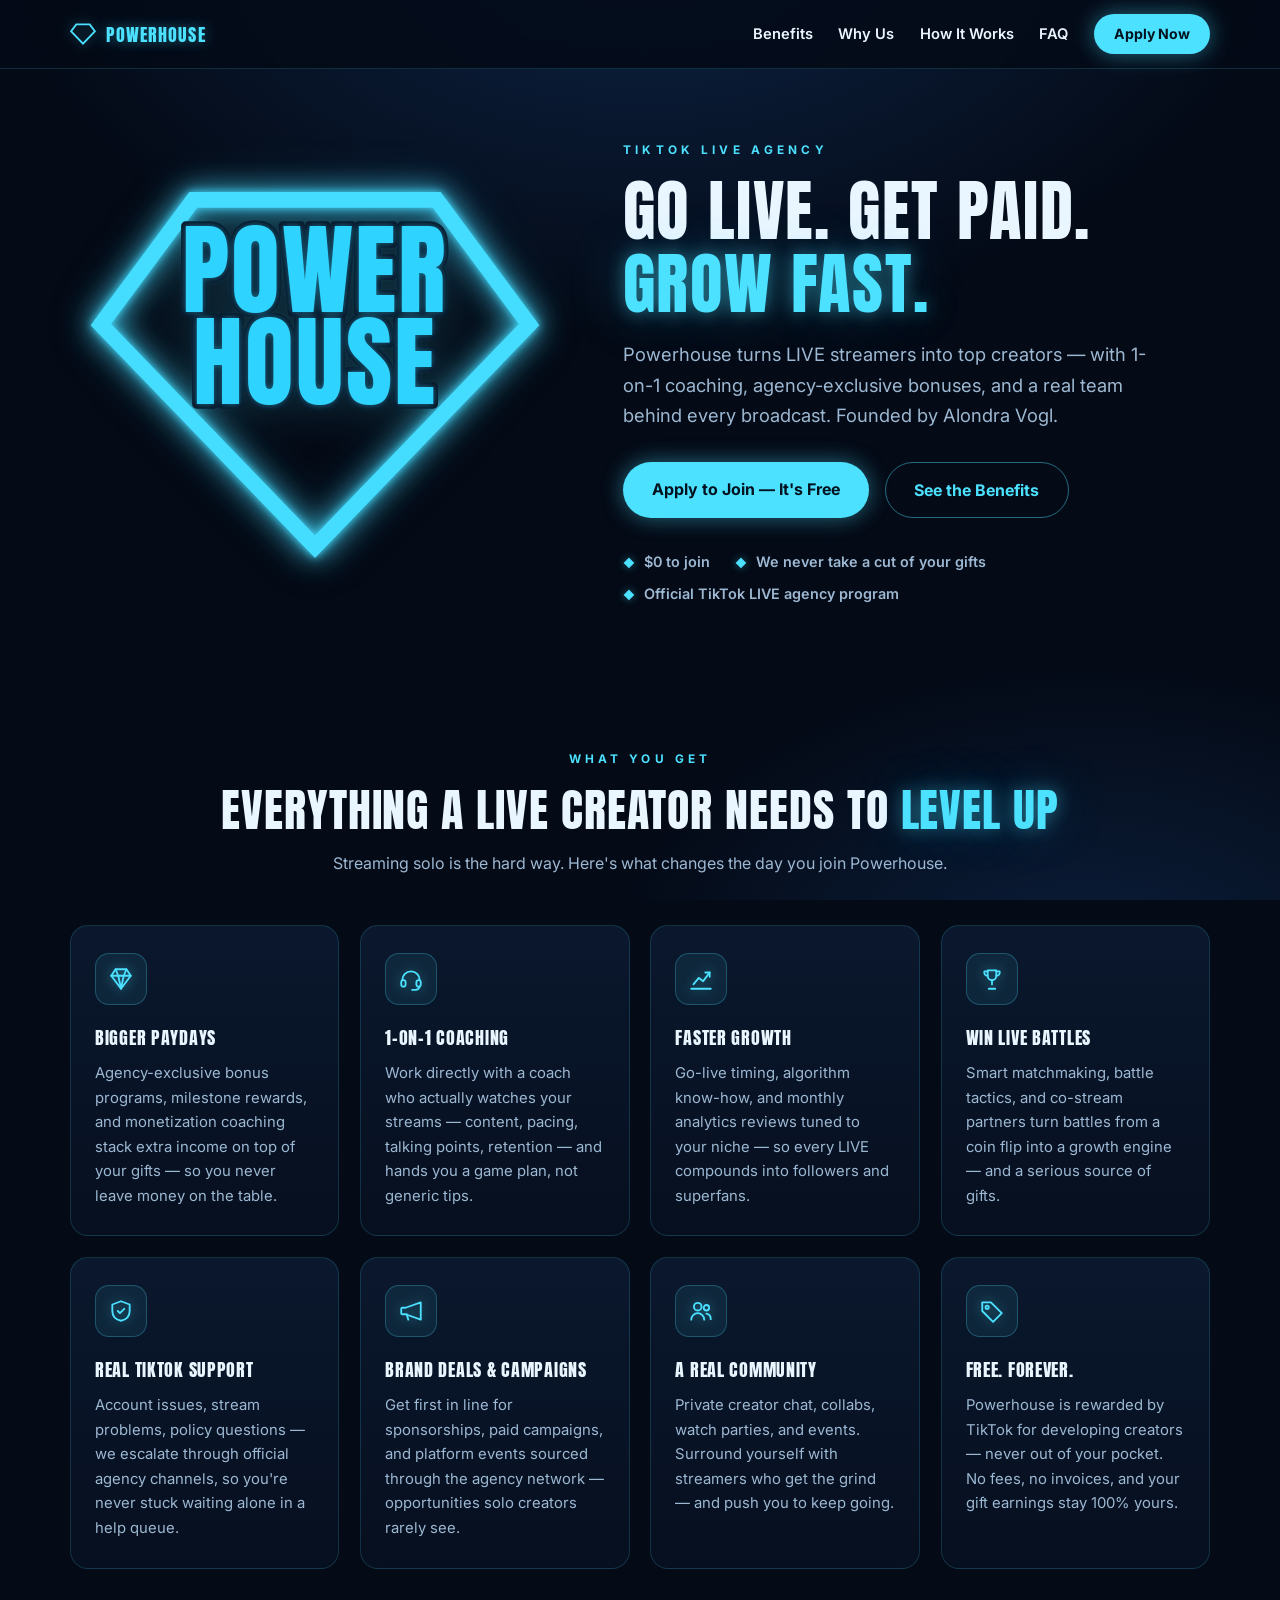
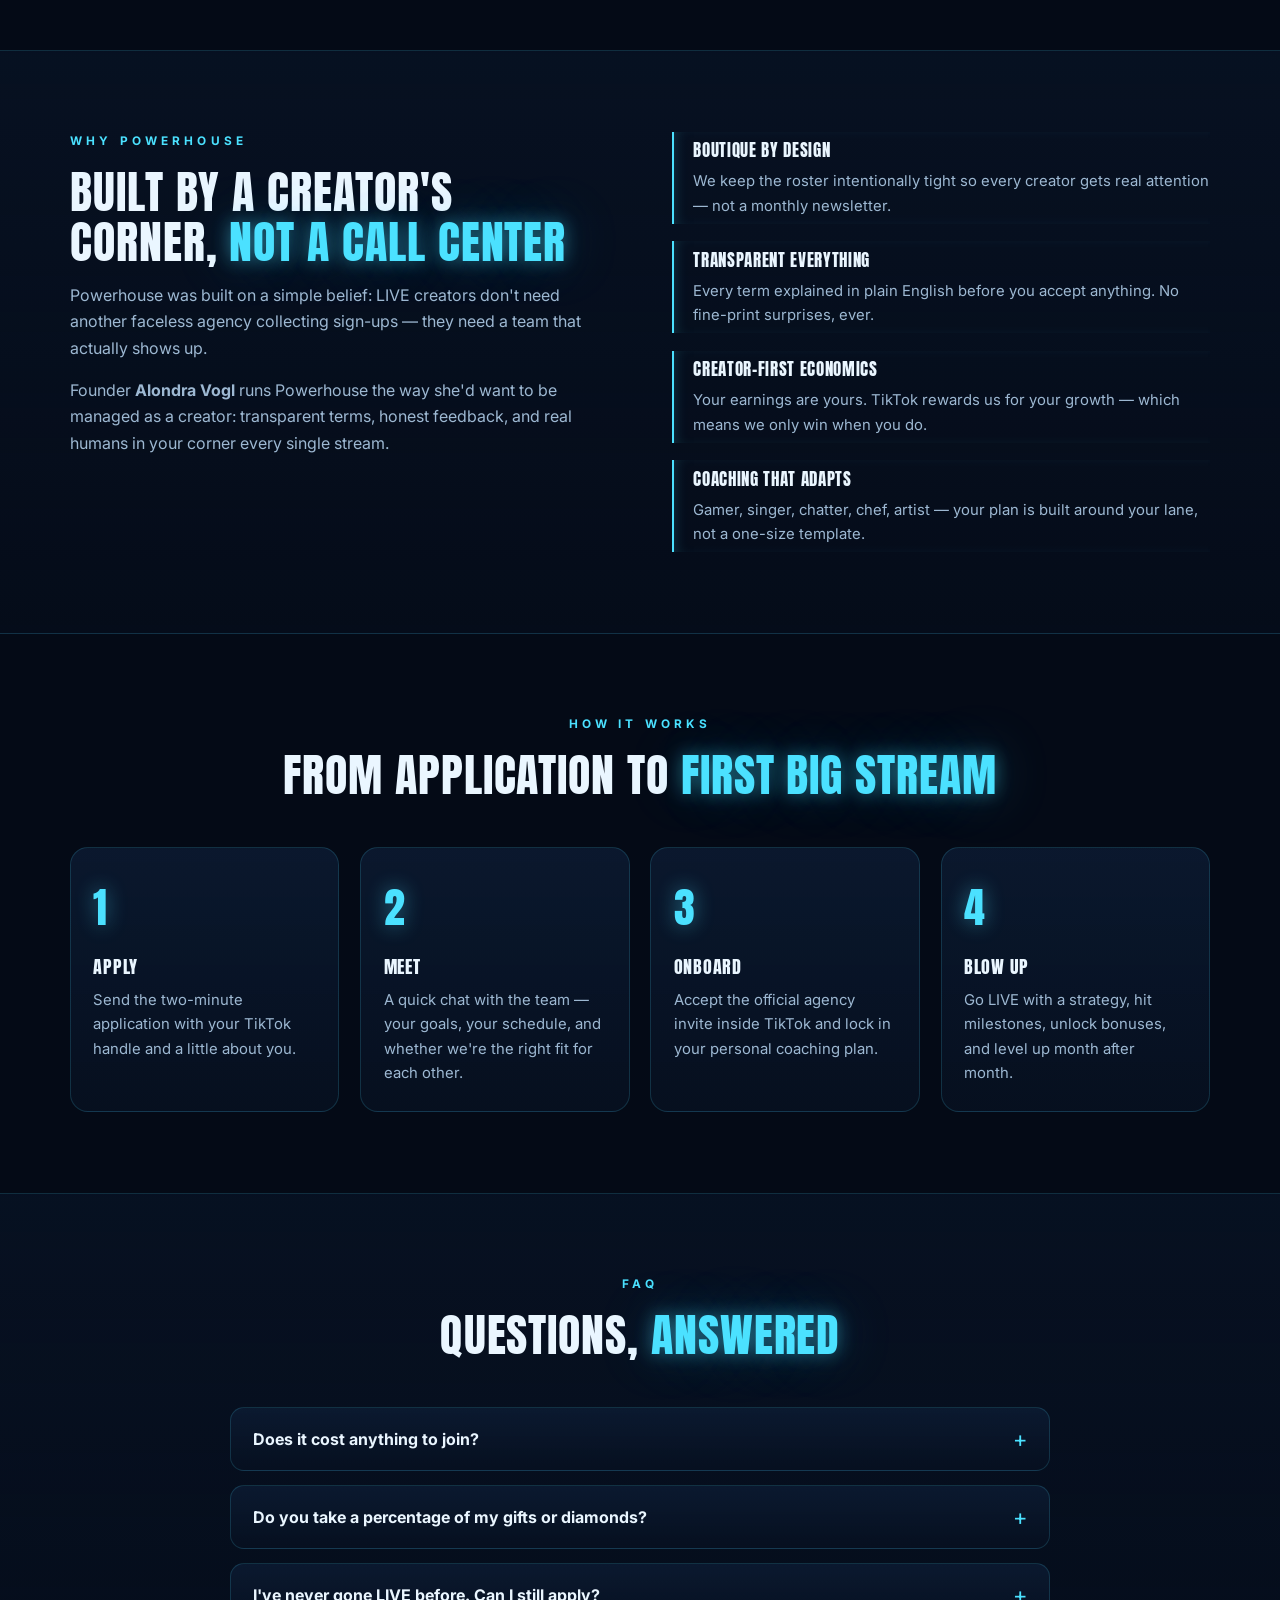
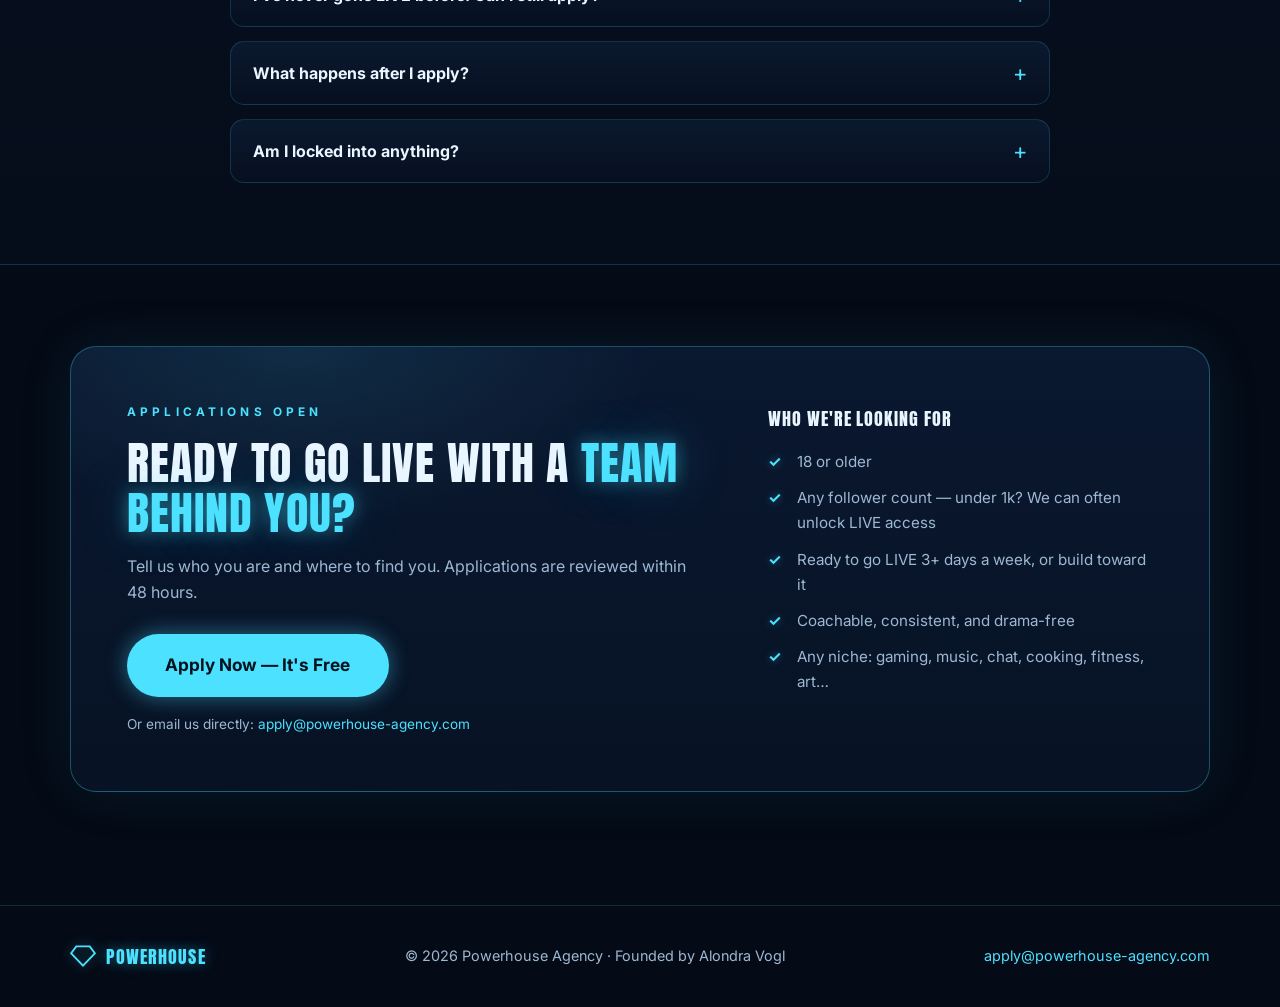
<file: index.html>
<!DOCTYPE html>
<html lang="en">
<head>
  <meta charset="UTF-8">
  <meta name="viewport" content="width=device-width, initial-scale=1.0">
  <title>Powerhouse — TikTok LIVE Agency | Apply to Join</title>
  <meta name="description" content="Powerhouse is a TikTok LIVE agency for creators who want to grow: 1-on-1 coaching, exclusive bonuses, battle strategy, brand deals, and real human support. Free to join. Founded by Alondra Vogl.">
  <meta name="theme-color" content="#040a16">
  <meta property="og:title" content="Powerhouse — TikTok LIVE Agency">
  <meta property="og:description" content="Go LIVE with a team behind you. Coaching, exclusive bonuses, battle strategy, and real support — free to join.">
  <meta property="og:type" content="website">
  <meta property="og:url" content="https://powerhouse-agency.com">
  <link rel="icon" type="image/svg+xml" href="favicon.svg">
  <link rel="preconnect" href="https://fonts.googleapis.com">
  <link rel="preconnect" href="https://fonts.gstatic.com" crossorigin>
  <link href="https://fonts.googleapis.com/css2?family=Anton&family=Inter:wght@400;600;700&display=swap" rel="stylesheet">
  <link rel="stylesheet" href="styles.css">
</head>
<body>

<header class="site-header">
  <nav class="nav container" aria-label="Main">
    <a class="brand" href="#top" aria-label="Powerhouse home">
      <svg class="brand-mark" viewBox="0 0 900 740" aria-hidden="true">
        <polygon points="217,38 683,38 860,277 450,702 40,277" fill="none" stroke="currentColor" stroke-width="64" stroke-linejoin="miter"/>
      </svg>
      <span class="brand-name">Powerhouse</span>
    </a>
    <button class="nav-toggle" aria-label="Toggle menu" aria-expanded="false">
      <span></span><span></span><span></span>
    </button>
    <div class="nav-links">
      <a href="#benefits">Benefits</a>
      <a href="#why">Why Us</a>
      <a href="#how">How It Works</a>
      <a href="#faq">FAQ</a>
      <a href="#apply" class="btn btn-primary btn-sm">Apply Now</a>
    </div>
  </nav>
</header>

<main id="top">

  <!-- ============ HERO ============ -->
  <section class="hero">
    <div class="container hero-inner">
      <div class="hero-logo spin-in">
        <svg viewBox="0 0 900 740" role="img" aria-label="Powerhouse logo — POWER HOUSE inside a five-sided neon diamond">
          <defs>
            <filter id="neonGlow" x="-25%" y="-25%" width="150%" height="150%">
              <feGaussianBlur stdDeviation="7" result="blur"/>
              <feComponentTransfer in="blur" result="dimBlur">
                <feFuncA type="linear" slope="0.5"/>
              </feComponentTransfer>
              <feMerge>
                <feMergeNode in="dimBlur"/>
                <feMergeNode in="SourceGraphic"/>
              </feMerge>
            </filter>
            <filter id="frameCore" x="-30%" y="-30%" width="160%" height="160%">
              <feGaussianBlur stdDeviation="8" result="tight"/>
              <feMerge>
                <feMergeNode in="tight"/>
                <feMergeNode in="SourceGraphic"/>
              </feMerge>
            </filter>
            <filter id="frameHalo" x="-45%" y="-45%" width="190%" height="190%">
              <feGaussianBlur stdDeviation="26"/>
            </filter>
          </defs>
          <g class="frame-halo" filter="url(#frameHalo)">
            <polygon points="217,38 683,38 860,277 450,702 40,277" fill="none" stroke="#45ddff" stroke-width="30" stroke-linejoin="miter"/>
          </g>
          <g filter="url(#frameCore)">
            <polygon points="217,38 683,38 860,277 450,702 40,277" fill="none" stroke="#45ddff" stroke-width="30" stroke-linejoin="miter"/>
          </g>
          <text x="450" y="252" text-anchor="middle" font-family="Anton, 'Arial Black', sans-serif" font-size="192" letter-spacing="4" fill="#081628" stroke="#081628" stroke-width="18" stroke-linejoin="round">POWER</text>
          <text x="450" y="428" text-anchor="middle" font-family="Anton, 'Arial Black', sans-serif" font-size="192" letter-spacing="4" fill="#081628" stroke="#081628" stroke-width="18" stroke-linejoin="round">HOUSE</text>
          <g filter="url(#neonGlow)">
            <text x="450" y="252" text-anchor="middle" font-family="Anton, 'Arial Black', sans-serif" font-size="192" letter-spacing="4" fill="#2fd4ff">POWER</text>
            <text x="450" y="428" text-anchor="middle" font-family="Anton, 'Arial Black', sans-serif" font-size="192" letter-spacing="4" fill="#2fd4ff">HOUSE</text>
          </g>
        </svg>
      </div>
      <div class="hero-copy reveal">
        <p class="eyebrow">TikTok LIVE Agency</p>
        <h1 class="display">Go LIVE. Get paid.<br><span class="neon">Grow fast.</span></h1>
        <p class="lead">Powerhouse turns LIVE streamers into top creators — with 1-on-1 coaching, agency-exclusive bonuses, and a real team behind every broadcast. Founded by Alondra Vogl.</p>
        <div class="cta-row">
          <a class="btn btn-primary" href="#apply">Apply to Join — It's Free</a>
          <a class="btn btn-ghost" href="#benefits">See the Benefits</a>
        </div>
        <ul class="trust-row" aria-label="Highlights">
          <li>$0 to join</li>
          <li>We never take a cut of your gifts</li>
          <li>Official TikTok LIVE agency program</li>
        </ul>
      </div>
    </div>
  </section>

  <!-- ============ BENEFITS ============ -->
  <section id="benefits" class="section">
    <div class="container">
      <div class="section-head reveal">
        <p class="eyebrow">What you get</p>
        <h2 class="display">Everything a LIVE creator needs to <span class="neon">level up</span></h2>
        <p class="sub">Streaming solo is the hard way. Here's what changes the day you join Powerhouse.</p>
      </div>
      <div class="grid benefits-grid">

        <article class="card reveal">
          <div class="card-icon" aria-hidden="true">
            <svg viewBox="0 0 24 24"><path d="M7 3h10l4 6-9 12L3 9z"/><path d="M3 9h18M9.5 9 12 21M14.5 9 12 21M7 3l2.5 6M17 3l-2.5 6"/></svg>
          </div>
          <h3>Bigger paydays</h3>
          <p>Agency-exclusive bonus programs, milestone rewards, and monetization coaching stack extra income on top of your gifts — so you never leave money on the table.</p>
        </article>

        <article class="card reveal">
          <div class="card-icon" aria-hidden="true">
            <svg viewBox="0 0 24 24"><path d="M4 13a8 8 0 0 1 16 0"/><rect x="3" y="13" width="4" height="6" rx="2"/><rect x="17" y="13" width="4" height="6" rx="2"/><path d="M20 19a4 4 0 0 1-4 3h-3"/></svg>
          </div>
          <h3>1-on-1 coaching</h3>
          <p>Work directly with a coach who actually watches your streams — content, pacing, talking points, retention — and hands you a game plan, not generic tips.</p>
        </article>

        <article class="card reveal">
          <div class="card-icon" aria-hidden="true">
            <svg viewBox="0 0 24 24"><path d="M3 21h18"/><path d="M5 17l5-6 4 3 6-8"/><path d="M16 6h4v4"/></svg>
          </div>
          <h3>Faster growth</h3>
          <p>Go-live timing, algorithm know-how, and monthly analytics reviews tuned to your niche — so every LIVE compounds into followers and superfans.</p>
        </article>

        <article class="card reveal">
          <div class="card-icon" aria-hidden="true">
            <svg viewBox="0 0 24 24"><path d="M8 4h8v5a4 4 0 0 1-8 0z"/><path d="M8 5H5a3 3 0 0 0 3 4M16 5h3a3 3 0 0 1-3 4"/><path d="M12 13v4M9 21h6"/></svg>
          </div>
          <h3>Win LIVE battles</h3>
          <p>Smart matchmaking, battle tactics, and co-stream partners turn battles from a coin flip into a growth engine — and a serious source of gifts.</p>
        </article>

        <article class="card reveal">
          <div class="card-icon" aria-hidden="true">
            <svg viewBox="0 0 24 24"><path d="M12 3l8 3v6c0 5-3.5 8-8 9-4.5-1-8-4-8-9V6z"/><path d="M9 12l2 2 4-4"/></svg>
          </div>
          <h3>Real TikTok support</h3>
          <p>Account issues, stream problems, policy questions — we escalate through official agency channels, so you're never stuck waiting alone in a help queue.</p>
        </article>

        <article class="card reveal">
          <div class="card-icon" aria-hidden="true">
            <svg viewBox="0 0 24 24"><path d="M21 4 7 9H4a1 1 0 0 0-1 1v4a1 1 0 0 0 1 1h3l14 5z"/><path d="M8 15l1.5 5"/></svg>
          </div>
          <h3>Brand deals &amp; campaigns</h3>
          <p>Get first in line for sponsorships, paid campaigns, and platform events sourced through the agency network — opportunities solo creators rarely see.</p>
        </article>

        <article class="card reveal">
          <div class="card-icon" aria-hidden="true">
            <svg viewBox="0 0 24 24"><circle cx="9" cy="8" r="3.5"/><path d="M3 20c0-3.3 2.7-6 6-6s6 2.7 6 6"/><circle cx="17" cy="9" r="2.5"/><path d="M17 14.5c2.5.4 4 2.4 4 5"/></svg>
          </div>
          <h3>A real community</h3>
          <p>Private creator chat, collabs, watch parties, and events. Surround yourself with streamers who get the grind — and push you to keep going.</p>
        </article>

        <article class="card reveal">
          <div class="card-icon" aria-hidden="true">
            <svg viewBox="0 0 24 24"><path d="M3 12V4h8l10 10-8 8z"/><circle cx="7.5" cy="8.5" r="1.5"/></svg>
          </div>
          <h3>Free. Forever.</h3>
          <p>Powerhouse is rewarded by TikTok for developing creators — never out of your pocket. No fees, no invoices, and your gift earnings stay 100% yours.</p>
        </article>

      </div>
    </div>
  </section>

  <!-- ============ WHY POWERHOUSE ============ -->
  <section id="why" class="section section-alt">
    <div class="container why-grid">
      <div class="reveal">
        <p class="eyebrow">Why Powerhouse</p>
        <h2 class="display">Built by a creator's corner, <span class="neon">not a call center</span></h2>
        <p class="sub">Powerhouse was built on a simple belief: LIVE creators don't need another faceless agency collecting sign-ups — they need a team that actually shows up.</p>
        <p class="sub">Founder <strong>Alondra Vogl</strong> runs Powerhouse the way she'd want to be managed as a creator: transparent terms, honest feedback, and real humans in your corner every single stream.</p>
      </div>
      <ul class="why-list reveal">
        <li>
          <h3>Boutique by design</h3>
          <p>We keep the roster intentionally tight so every creator gets real attention — not a monthly newsletter.</p>
        </li>
        <li>
          <h3>Transparent everything</h3>
          <p>Every term explained in plain English before you accept anything. No fine-print surprises, ever.</p>
        </li>
        <li>
          <h3>Creator-first economics</h3>
          <p>Your earnings are yours. TikTok rewards us for your growth — which means we only win when you do.</p>
        </li>
        <li>
          <h3>Coaching that adapts</h3>
          <p>Gamer, singer, chatter, chef, artist — your plan is built around your lane, not a one-size template.</p>
        </li>
      </ul>
    </div>
  </section>

  <!-- ============ HOW IT WORKS ============ -->
  <section id="how" class="section">
    <div class="container">
      <div class="section-head reveal">
        <p class="eyebrow">How it works</p>
        <h2 class="display">From application to <span class="neon">first big stream</span></h2>
      </div>
      <ol class="steps">
        <li class="step reveal">
          <span class="step-num">1</span>
          <h3>Apply</h3>
          <p>Send the two-minute application with your TikTok handle and a little about you.</p>
        </li>
        <li class="step reveal">
          <span class="step-num">2</span>
          <h3>Meet</h3>
          <p>A quick chat with the team — your goals, your schedule, and whether we're the right fit for each other.</p>
        </li>
        <li class="step reveal">
          <span class="step-num">3</span>
          <h3>Onboard</h3>
          <p>Accept the official agency invite inside TikTok and lock in your personal coaching plan.</p>
        </li>
        <li class="step reveal">
          <span class="step-num">4</span>
          <h3>Blow up</h3>
          <p>Go LIVE with a strategy, hit milestones, unlock bonuses, and level up month after month.</p>
        </li>
      </ol>
    </div>
  </section>

  <!-- ============ FAQ ============ -->
  <section id="faq" class="section section-alt">
    <div class="container container-narrow">
      <div class="section-head reveal">
        <p class="eyebrow">FAQ</p>
        <h2 class="display">Questions, <span class="neon">answered</span></h2>
      </div>
      <div class="faq-list reveal">
        <details>
          <summary>Does it cost anything to join?</summary>
          <p>No. TikTok pays agencies for finding and developing LIVE talent. We will never invoice you, charge a fee, or touch your earnings.</p>
        </details>
        <details>
          <summary>Do you take a percentage of my gifts or diamonds?</summary>
          <p>No — your gift earnings stay yours. TikTok rewards Powerhouse separately based on how much our creators grow, which keeps our incentives exactly aligned with yours.</p>
        </details>
        <details>
          <summary>I've never gone LIVE before. Can I still apply?</summary>
          <p>Yes. We develop talent at every level — and if you're under 1,000 followers, we can often unlock LIVE access for promising applicants through the agency program.</p>
        </details>
        <details>
          <summary>What happens after I apply?</summary>
          <p>We review every application and reply within about 48 hours. If it looks like a fit, we'll set up a quick call, then send your official agency invitation inside TikTok.</p>
        </details>
        <details>
          <summary>Am I locked into anything?</summary>
          <p>You join through TikTok's official LIVE agency system, and we walk you through every term in plain English before you accept. Nothing is signed blind — no surprises.</p>
        </details>
      </div>
    </div>
  </section>

  <!-- ============ APPLY ============ -->
  <section id="apply" class="section">
    <div class="container">
      <div class="apply-panel reveal">
        <div class="apply-copy">
          <p class="eyebrow">Applications open</p>
          <h2 class="display">Ready to go LIVE with a <span class="neon">team behind you?</span></h2>
          <p class="sub">Tell us who you are and where to find you. Applications are reviewed within 48 hours.</p>
          <a class="btn btn-primary btn-lg" href="mailto:apply@powerhouse-agency.com?subject=Powerhouse%20Creator%20Application&body=TikTok%20handle%3A%20%0AFollower%20count%3A%20%0AYour%20niche%20(gaming%2C%20music%2C%20chat%2C%20etc.)%3A%20%0ADays%20per%20week%20you%20can%20go%20LIVE%3A%20%0ATell%20us%20about%20you%3A%20">Apply Now — It's Free</a>
          <p class="fine-print">Or email us directly: <a href="mailto:apply@powerhouse-agency.com">apply@powerhouse-agency.com</a></p>
        </div>
        <div class="apply-fit">
          <h3>Who we're looking for</h3>
          <ul class="checklist">
            <li>18 or older</li>
            <li>Any follower count — under 1k? We can often unlock LIVE access</li>
            <li>Ready to go LIVE 3+ days a week, or build toward it</li>
            <li>Coachable, consistent, and drama-free</li>
            <li>Any niche: gaming, music, chat, cooking, fitness, art…</li>
          </ul>
        </div>
      </div>
    </div>
  </section>

</main>

<footer class="site-footer">
  <div class="container footer-inner">
    <a class="brand" href="#top" aria-label="Back to top">
      <svg class="brand-mark" viewBox="0 0 900 740" aria-hidden="true">
        <polygon points="217,38 683,38 860,277 450,702 40,277" fill="none" stroke="currentColor" stroke-width="64" stroke-linejoin="miter"/>
      </svg>
      <span class="brand-name">Powerhouse</span>
    </a>
    <p>© <span id="year">2026</span> Powerhouse Agency · Founded by Alondra Vogl</p>
    <p><a href="mailto:apply@powerhouse-agency.com">apply@powerhouse-agency.com</a></p>
  </div>
</footer>

<script>
  // Reveal-on-scroll
  const io = new IntersectionObserver((entries) => {
    entries.forEach((e) => {
      if (e.isIntersecting) { e.target.classList.add('in'); io.unobserve(e.target); }
    });
  }, { threshold: 0.12 });
  document.querySelectorAll('.reveal').forEach((el) => io.observe(el));

  // Mobile nav
  const toggle = document.querySelector('.nav-toggle');
  const links = document.querySelector('.nav-links');
  toggle.addEventListener('click', () => {
    const open = links.classList.toggle('open');
    toggle.setAttribute('aria-expanded', open);
  });
  links.querySelectorAll('a').forEach((a) => a.addEventListener('click', () => {
    links.classList.remove('open');
    toggle.setAttribute('aria-expanded', 'false');
  }));

  // Year
  document.getElementById('year').textContent = new Date().getFullYear();
</script>

</body>
</html>
</file>
<file: styles.css>
/* ============ Powerhouse — neon diamond theme ============ */

:root {
  --bg: #040a16;
  --bg-2: #081427;
  --panel: rgba(13, 30, 55, 0.72);
  --panel-solid: #0a1830;
  --ink: #eaf6ff;
  --muted: #9db8d2;
  --neon: #4be1ff;
  --neon-bright: #7deaff;
  --neon-soft: rgba(75, 225, 255, 0.45);
  --neon-faint: rgba(75, 225, 255, 0.16);
  --radius: 18px;
  color-scheme: dark;
}

* { box-sizing: border-box; margin: 0; padding: 0; }

html { scroll-behavior: smooth; overflow-x: clip; }
body { overflow-x: clip; }

body {
  font-family: "Inter", system-ui, -apple-system, sans-serif;
  background-color: var(--bg);
  background-image:
    radial-gradient(1100px 700px at 50% -10%, #0d2547 0%, rgba(13, 37, 71, 0) 60%),
    radial-gradient(900px 600px at 85% 110%, rgba(13, 37, 71, 0.8) 0%, rgba(13, 37, 71, 0) 55%);
  background-attachment: fixed;
  color: var(--ink);
  line-height: 1.65;
  -webkit-font-smoothing: antialiased;
}

img, svg { display: block; max-width: 100%; }

a { color: var(--neon); text-decoration: none; }
a:hover { color: var(--neon-bright); }

:focus-visible { outline: 2px solid var(--neon); outline-offset: 3px; border-radius: 4px; }

.container { width: min(1140px, 92%); margin-inline: auto; }
.container-narrow { width: min(820px, 92%); }

section { scroll-margin-top: 96px; }

/* ---------- Type ---------- */

.display {
  font-family: "Anton", "Arial Black", sans-serif;
  font-weight: 400;
  text-transform: uppercase;
  letter-spacing: 0.02em;
  line-height: 1.08;
}

h1.display { font-size: clamp(2.5rem, 6vw, 4.2rem); }
h2.display { font-size: clamp(1.9rem, 4vw, 2.9rem); }

.neon {
  color: var(--neon);
  text-shadow: 0 0 18px var(--neon-soft), 0 0 56px rgba(75, 225, 255, 0.25);
}

.eyebrow {
  color: var(--neon);
  font-size: 0.74rem;
  font-weight: 700;
  letter-spacing: 0.35em;
  text-transform: uppercase;
  margin-bottom: 0.9rem;
}

.lead { font-size: 1.15rem; color: var(--muted); margin-top: 1.2rem; max-width: 34rem; }
.sub { color: var(--muted); margin-top: 1rem; max-width: 40rem; }

/* ---------- Header / nav ---------- */

.site-header {
  position: sticky;
  top: 0;
  z-index: 50;
  background: rgba(4, 10, 22, 0.82);
  backdrop-filter: blur(14px);
  -webkit-backdrop-filter: blur(14px);
  border-bottom: 1px solid var(--neon-faint);
}

.nav {
  display: flex;
  align-items: center;
  justify-content: space-between;
  gap: 1rem;
  padding-block: 0.85rem;
}

.brand {
  display: flex;
  align-items: center;
  gap: 0.6rem;
  color: var(--neon);
}

.brand-mark {
  width: 26px;
  height: 26px;
  filter: drop-shadow(0 0 6px var(--neon-soft));
}

.brand-name {
  font-family: "Anton", "Arial Black", sans-serif;
  text-transform: uppercase;
  letter-spacing: 0.06em;
  font-size: 1.15rem;
  text-shadow: 0 0 14px var(--neon-soft);
}

.nav-links { display: flex; align-items: center; gap: 1.6rem; }

.nav-links > a:not(.btn) {
  color: var(--ink);
  font-weight: 600;
  font-size: 0.92rem;
}
.nav-links > a:not(.btn):hover { color: var(--neon); }

.nav-toggle { display: none; }

/* ---------- Buttons ---------- */

.btn {
  display: inline-block;
  border-radius: 999px;
  font-weight: 700;
  padding: 0.85rem 1.8rem;
  transition: transform 0.15s ease, box-shadow 0.15s ease, background 0.15s ease;
}

.btn-primary {
  background: var(--neon);
  color: #02131f;
  box-shadow: 0 0 22px var(--neon-soft);
}
.btn-primary:hover {
  background: var(--neon-bright);
  color: #02131f;
  transform: translateY(-2px);
  box-shadow: 0 0 34px var(--neon-soft);
}

.btn-ghost {
  border: 1px solid rgba(75, 225, 255, 0.45);
  color: var(--neon);
}
.btn-ghost:hover { border-color: var(--neon); box-shadow: 0 0 18px var(--neon-faint); }

.btn-sm { padding: 0.55rem 1.25rem; font-size: 0.88rem; }
.btn-lg { padding: 1.05rem 2.4rem; font-size: 1.08rem; }

/* ---------- Hero ---------- */

.hero { padding: clamp(3rem, 8vh, 6rem) 0 4rem; }

.hero-inner {
  display: grid;
  grid-template-columns: minmax(0, 5fr) minmax(0, 6fr);
  align-items: center;
  gap: clamp(2rem, 5vw, 4.5rem);
}

.hero-logo svg {
  width: min(470px, 100%);
  margin-inline: auto;
  overflow: visible;
  filter: drop-shadow(0 0 22px rgba(75, 225, 255, 0.16));
}

.frame-halo {
  animation: halo-pulse 2.6s ease-in-out infinite;
}

@keyframes halo-pulse {
  0%, 100% { opacity: 0.3; }
  50% { opacity: 1; }
}

.spin-in {
  animation: spin-enter 1.5s cubic-bezier(0.23, 1, 0.32, 1) 0.1s both;
}

@keyframes spin-enter {
  from { transform: translateX(-110vw) rotate(-720deg); }
  to { transform: none; }
}

.cta-row { display: flex; flex-wrap: wrap; gap: 1rem; margin-top: 2rem; }

.trust-row {
  display: flex;
  flex-wrap: wrap;
  gap: 0.5rem 1.6rem;
  list-style: none;
  margin-top: 2rem;
  color: var(--muted);
  font-size: 0.9rem;
  font-weight: 600;
}

.trust-row li::before {
  content: "◆";
  color: var(--neon);
  margin-right: 0.55rem;
  font-size: 0.7rem;
  text-shadow: 0 0 8px var(--neon-soft);
}

/* ---------- Sections ---------- */

.section { padding: clamp(3.5rem, 9vh, 6.5rem) 0; }

.section-alt {
  background: linear-gradient(180deg, rgba(8, 20, 39, 0.65), rgba(8, 20, 39, 0.2));
  border-block: 1px solid var(--neon-faint);
}

.section-head { text-align: center; margin-bottom: 3rem; }
.section-head .sub { margin-inline: auto; }

/* ---------- Benefits grid ---------- */

.grid { display: grid; gap: 1.3rem; }

.benefits-grid { grid-template-columns: repeat(4, 1fr); }

.card {
  background: linear-gradient(180deg, var(--panel), rgba(7, 16, 32, 0.9));
  border: 1px solid rgba(75, 225, 255, 0.16);
  border-radius: var(--radius);
  padding: 1.7rem 1.5rem;
  transition: transform 0.2s ease, border-color 0.2s ease, box-shadow 0.2s ease;
}

.card:hover {
  transform: translateY(-4px);
  border-color: rgba(75, 225, 255, 0.5);
  box-shadow: 0 0 30px rgba(75, 225, 255, 0.12);
}

.card-icon {
  width: 52px;
  height: 52px;
  display: grid;
  place-items: center;
  border-radius: 14px;
  background: rgba(75, 225, 255, 0.08);
  border: 1px solid rgba(75, 225, 255, 0.25);
  margin-bottom: 1.1rem;
}

.card-icon svg {
  width: 26px;
  height: 26px;
  fill: none;
  stroke: var(--neon);
  stroke-width: 1.7;
  stroke-linecap: round;
  stroke-linejoin: round;
  filter: drop-shadow(0 0 6px var(--neon-soft));
}

.card h3 {
  font-family: "Anton", "Arial Black", sans-serif;
  font-weight: 400;
  text-transform: uppercase;
  letter-spacing: 0.04em;
  font-size: 1.12rem;
  margin-bottom: 0.55rem;
}

.card p { color: var(--muted); font-size: 0.93rem; }

/* ---------- Why ---------- */

.why-grid {
  display: grid;
  grid-template-columns: minmax(0, 1fr) minmax(0, 1fr);
  gap: clamp(2rem, 5vw, 4rem);
  align-items: start;
}

.why-list { list-style: none; display: grid; gap: 1.1rem; }

.why-list li {
  border-left: 2px solid var(--neon);
  padding: 0.35rem 0 0.35rem 1.2rem;
  box-shadow: inset 8px 0 18px -14px var(--neon-soft);
}

.why-list h3 {
  font-family: "Anton", "Arial Black", sans-serif;
  font-weight: 400;
  text-transform: uppercase;
  letter-spacing: 0.04em;
  font-size: 1.05rem;
}

.why-list p { color: var(--muted); font-size: 0.93rem; margin-top: 0.25rem; }

/* ---------- Steps ---------- */

.steps {
  list-style: none;
  display: grid;
  grid-template-columns: repeat(4, 1fr);
  gap: 1.3rem;
  counter-reset: step;
}

.step {
  background: linear-gradient(180deg, var(--panel), rgba(7, 16, 32, 0.9));
  border: 1px solid rgba(75, 225, 255, 0.16);
  border-radius: var(--radius);
  padding: 1.6rem 1.4rem;
}

.step-num {
  font-family: "Anton", "Arial Black", sans-serif;
  font-size: 2.6rem;
  color: var(--neon);
  text-shadow: 0 0 20px var(--neon-soft);
  display: block;
  margin-bottom: 0.6rem;
}

.step h3 {
  font-family: "Anton", "Arial Black", sans-serif;
  font-weight: 400;
  text-transform: uppercase;
  letter-spacing: 0.04em;
  font-size: 1.1rem;
  margin-bottom: 0.4rem;
}

.step p { color: var(--muted); font-size: 0.93rem; }

/* ---------- FAQ ---------- */

.faq-list { display: grid; gap: 0.9rem; }

.faq-list details {
  background: linear-gradient(180deg, var(--panel), rgba(7, 16, 32, 0.9));
  border: 1px solid rgba(75, 225, 255, 0.16);
  border-radius: 14px;
  padding: 1.1rem 1.4rem;
  transition: border-color 0.2s ease;
}

.faq-list details[open] { border-color: rgba(75, 225, 255, 0.45); }

.faq-list summary {
  cursor: pointer;
  font-weight: 700;
  list-style: none;
  display: flex;
  justify-content: space-between;
  align-items: center;
  gap: 1rem;
}

.faq-list summary::-webkit-details-marker { display: none; }

.faq-list summary::after {
  content: "+";
  color: var(--neon);
  font-size: 1.4rem;
  font-weight: 400;
  line-height: 1;
  transition: transform 0.2s ease;
}

.faq-list details[open] summary::after { transform: rotate(45deg); }

.faq-list details p { color: var(--muted); margin-top: 0.8rem; font-size: 0.95rem; }

/* ---------- Apply ---------- */

.apply-panel {
  display: grid;
  grid-template-columns: minmax(0, 3fr) minmax(0, 2fr);
  gap: clamp(2rem, 5vw, 4rem);
  background:
    radial-gradient(600px 300px at 20% 0%, rgba(75, 225, 255, 0.1) 0%, rgba(75, 225, 255, 0) 60%),
    linear-gradient(180deg, var(--panel-solid), #071224);
  border: 1px solid rgba(75, 225, 255, 0.3);
  border-radius: 26px;
  padding: clamp(2rem, 5vw, 3.5rem);
  box-shadow: 0 0 60px rgba(75, 225, 255, 0.08);
}

.apply-copy .btn { margin-top: 1.8rem; }

.fine-print { color: var(--muted); font-size: 0.85rem; margin-top: 1rem; }

.apply-fit h3 {
  font-family: "Anton", "Arial Black", sans-serif;
  font-weight: 400;
  text-transform: uppercase;
  letter-spacing: 0.05em;
  font-size: 1.15rem;
  margin-bottom: 1rem;
}

.checklist { list-style: none; display: grid; gap: 0.7rem; }

.checklist li {
  position: relative;
  padding-left: 1.8rem;
  color: var(--muted);
  font-size: 0.95rem;
}

.checklist li::before {
  content: "✓";
  position: absolute;
  left: 0;
  top: 0;
  color: var(--neon);
  font-weight: 700;
  text-shadow: 0 0 8px var(--neon-soft);
}

/* ---------- Footer ---------- */

.site-footer {
  border-top: 1px solid var(--neon-faint);
  padding: 2.2rem 0;
  margin-top: 2rem;
}

.footer-inner {
  display: flex;
  flex-wrap: wrap;
  align-items: center;
  justify-content: space-between;
  gap: 1rem;
  color: var(--muted);
  font-size: 0.9rem;
}

/* ---------- Reveal animation ---------- */

.reveal { opacity: 0; transform: translateY(18px); transition: opacity 0.6s ease, transform 0.6s ease; }
.reveal.in { opacity: 1; transform: none; }

.grid .reveal:nth-child(2), .steps .reveal:nth-child(2) { transition-delay: 0.06s; }
.grid .reveal:nth-child(3), .steps .reveal:nth-child(3) { transition-delay: 0.12s; }
.grid .reveal:nth-child(4), .steps .reveal:nth-child(4) { transition-delay: 0.18s; }

@media (prefers-reduced-motion: reduce) {
  html { scroll-behavior: auto; }
  .reveal { opacity: 1; transform: none; transition: none; }
  .frame-halo { animation: none; opacity: 0.65; }
  .spin-in { animation: none; }
}

/* ---------- Responsive ---------- */

@media (max-width: 980px) {
  .hero-inner { grid-template-columns: 1fr; text-align: center; }
  .hero-logo svg { width: min(380px, 86%); }
  .hero-copy .lead, .hero-copy .sub { margin-inline: auto; }
  .cta-row, .trust-row { justify-content: center; }
  .benefits-grid { grid-template-columns: repeat(2, 1fr); }
  .steps { grid-template-columns: repeat(2, 1fr); }
  .why-grid { grid-template-columns: 1fr; }
  .apply-panel { grid-template-columns: 1fr; }
}

@media (max-width: 640px) {
  .benefits-grid { grid-template-columns: 1fr; }
  .steps { grid-template-columns: 1fr; }

  .nav-toggle {
    display: grid;
    gap: 5px;
    background: none;
    border: 0;
    padding: 6px;
    cursor: pointer;
  }
  .nav-toggle span {
    display: block;
    width: 22px;
    height: 2px;
    background: var(--neon);
    box-shadow: 0 0 6px var(--neon-soft);
  }

  .nav-links {
    display: none;
    position: absolute;
    top: 100%;
    left: 0;
    right: 0;
    flex-direction: column;
    align-items: flex-start;
    padding: 1.2rem 6%;
    gap: 1.1rem;
    background: rgba(4, 10, 22, 0.97);
    border-bottom: 1px solid var(--neon-faint);
  }
  .nav-links.open { display: flex; }
}
</file>
